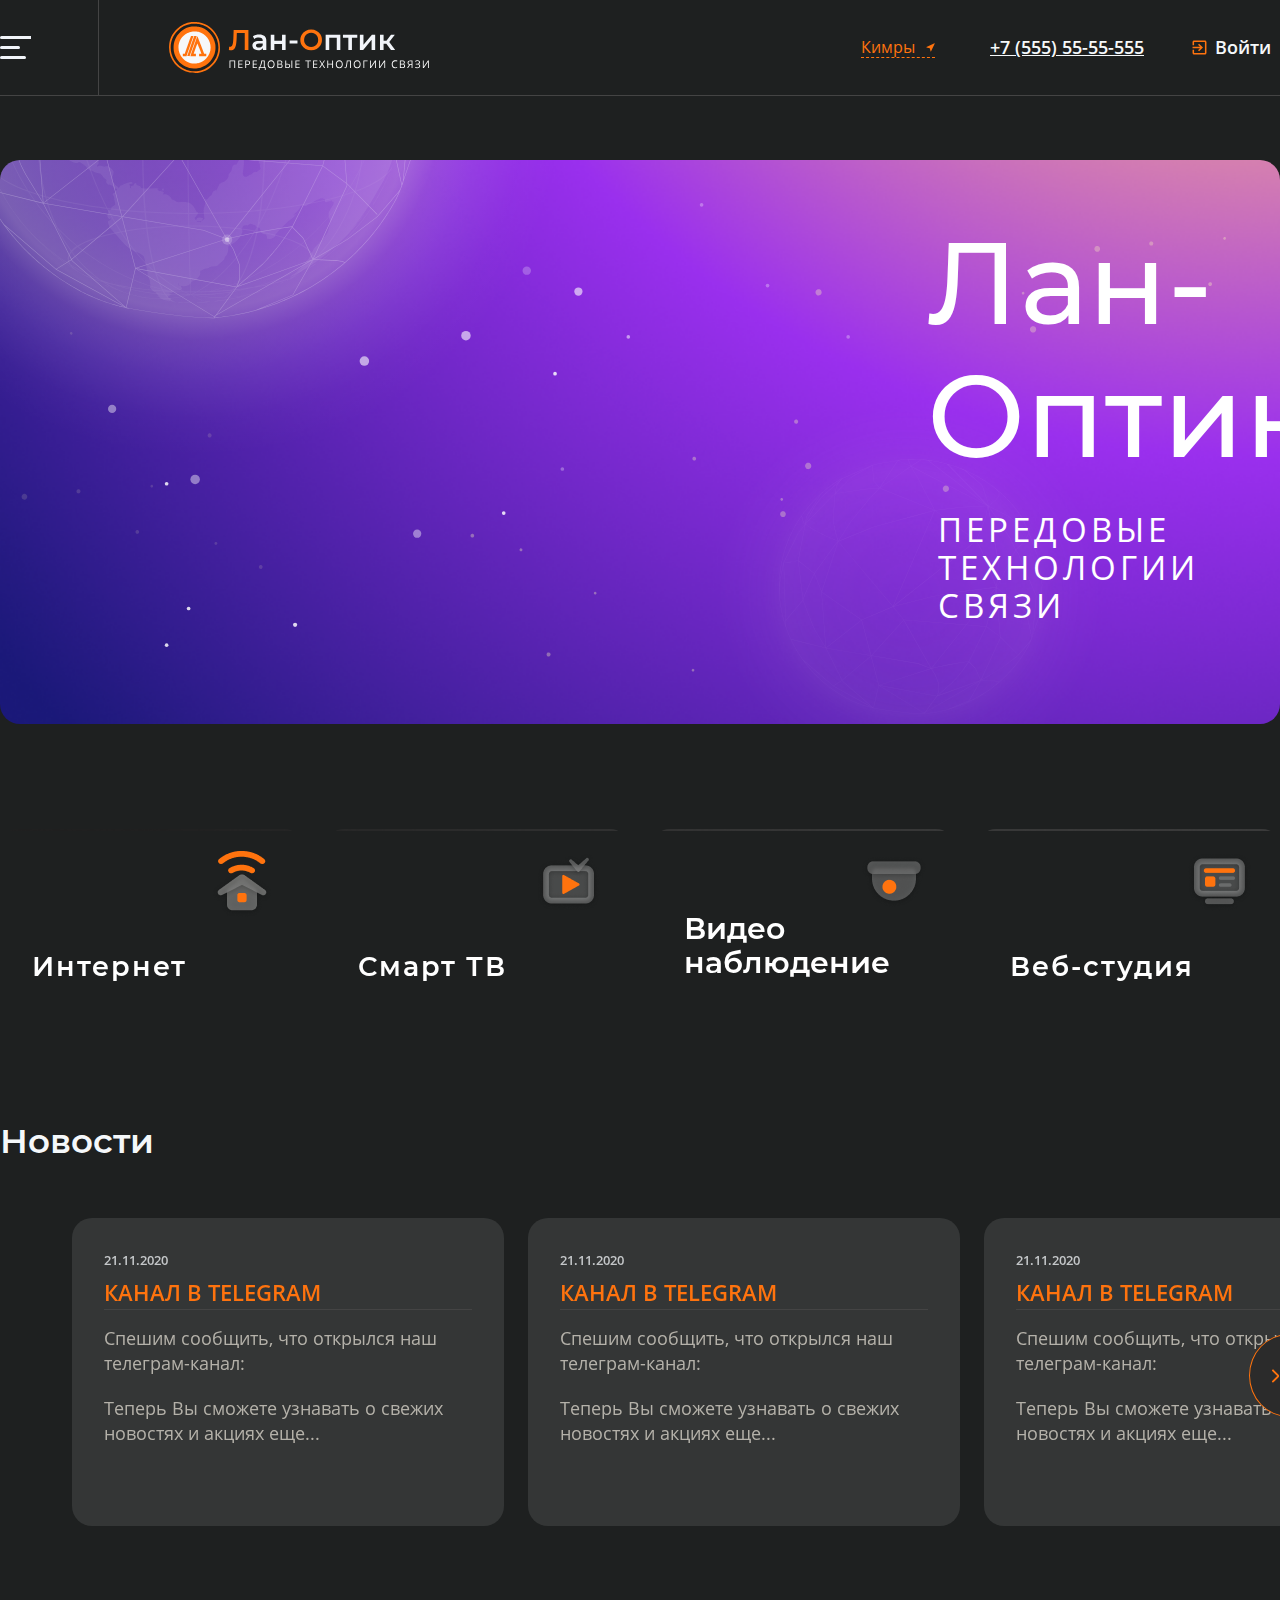
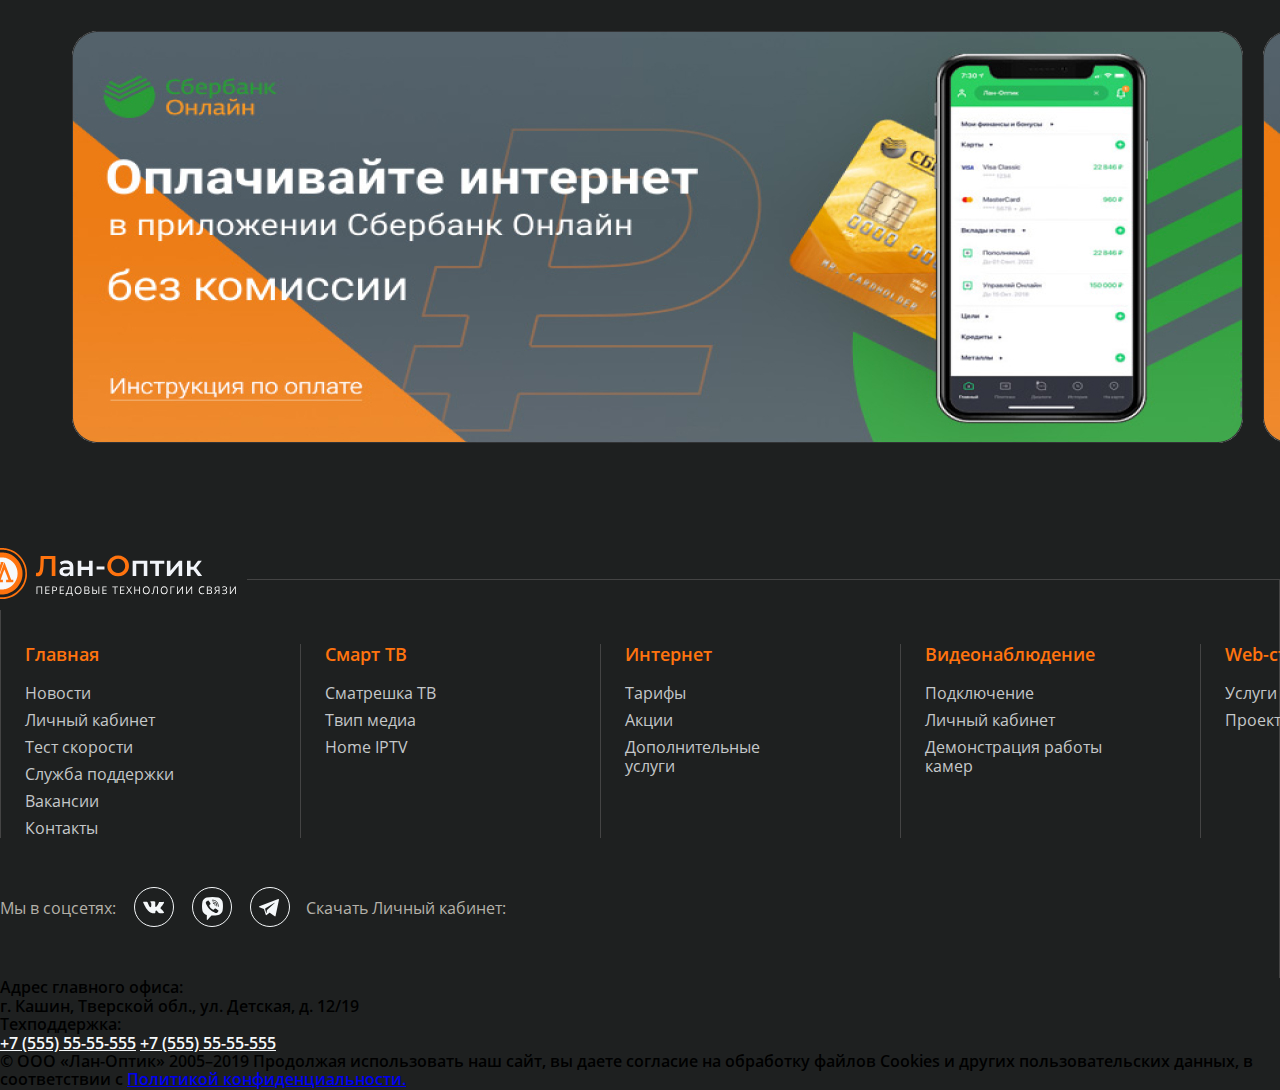
<file: index.html>
<!DOCTYPE html>
<html lang="ru">

<head>
	<meta charset="UTF-8">
	<meta http-equiv="X-UA-Compatible" content="IE=edge">
	<meta name="viewport" content="width=device-width, initial-scale=1.0">
	<link rel="stylesheet" href="css/normalize.css">
	<link rel="stylesheet" href="css/swiper-bundle.min.css">
	<link rel="stylesheet" href="css/style.css">

	<title>Лан Оптик</title>
	<script src="js/jquery-3.5.1.js"></script>
	<script src="js/main.js" defer></script>
</head>

<body>
	<header class="header header--bottom-line">
		<div class="header__wrapper container">
			<div class="header__left">
				<div class="header__burger burger"></div>
			</div>
			<div class="header__right">
				<a href="#" class="header__logo logo site-link">
					<img src="img/icon/logo-header.svg" alt="Логотип сайта Лан-Оптик" class="header__logo-img logo-img">
				</a>
				<div class="header__inner">
					<button class="header__city-btn city-btn site-btn">Кимры</button>
					<a href="tel:+75555555555" class="header__tel tel">+7 (555) 55-55-555</a>
					<a href="#" class="header__login login site-link">Войти</a>
				</div>
			</div>
		</div>
	</header>
	<main class="main">
		<section class="hero container">
			<div class="hero__banner planet">
				<h1 class="hero__title title-site">
					Лан-Оптик
					<span class="hero__text">передовые технологии связи</span>
				</h1>
			</div>
			<ul class="hero__list site-list">
				<li class="hero__item tariff-item tariff-item--internet">
					<span class="tariff-item__bg tariff-item__bg--gray planet"></span>
					<span class="tariff-item__bg tariff-item__bg--color">
						<a href="#" class="hero__link site-link">Интернет</a>
					</span>
				</li>
				<li class="hero__item tariff-item tariff-item--smart">
					<span class="tariff-item__bg tariff-item__bg--gray planet"></span>
					<span class="tariff-item__bg tariff-item__bg--color">
						<a href="parallaxIPTV/smotreshka.html" class="hero__link site-link">Смарт ТВ</a>
					</span>
				</li>
				<li class="hero__item tariff-item tariff-item--video">
					<span class="tariff-item__bg tariff-item__bg--gray planet"></span>
					<span class="tariff-item__bg tariff-item__bg--color">
						<a href="#" class="hero__link hero__link--video site-link">Видео наблюдение</a>
					</span>
				</li>
				<li class="hero__item tariff-item tariff-item--web">
					<span class="tariff-item__bg tariff-item__bg--gray planet"></span>
					<span class="tariff-item__bg tariff-item__bg--color">
						<a href="#" class="hero__link site-link">Веб-студия</a>
					</span>
				</li>
			</ul>
		</section>
		<section class="news">
			<h2 class="news__title  title-site container">Новости</h2>
			<div class="news__swiper swiper-container">
				<div class="swiper-wrapper">
					<article class="news__article news-card swiper-slide">
						<span class="news__data">21.11.2020</span>
						<h3 class="news-card__title title-site">КАНАЛ В TELEGRAM</h3>
						<p class="news-card__text  news-card__text--top p-site">
							Спешим сообщить, что открылся наш телеграм-канал:
						</p>
						<p class="news-card__text p-site">
							Теперь Вы сможете узнавать о свежих новостях и акциях еще...
						</p>
					</article>
					<article class="news__article news-card swiper-slide">
						<span class="news__data">21.11.2020</span>
						<h3 class="news-card__title title-site">КАНАЛ В TELEGRAM</h3>
						<p class="news-card__text  news-card__text--top p-site">
							Спешим сообщить, что открылся наш телеграм-канал:
						</p>
						<p class="news-card__text p-site">
							Теперь Вы сможете узнавать о свежих новостях и акциях еще...
						</p>
					</article>
					<article class="news__article news-card swiper-slide">
						<span class="news__data">21.11.2020</span>
						<h3 class="news-card__title title-site">КАНАЛ В TELEGRAM</h3>
						<p class="news-card__text  news-card__text--top p-site">
							Спешим сообщить, что открылся наш телеграм-канал:
						</p>
						<p class="news-card__text p-site">
							Теперь Вы сможете узнавать о свежих новостях и акциях еще...
						</p>
					</article>
					<article class="news__article news-card swiper-slide">
						<span class="news__data">21.11.2020</span>
						<h3 class="news-card__title title-site">КАНАЛ В TELEGRAM</h3>
						<p class="news-card__text  news-card__text--top p-site">
							Спешим сообщить, что открылся наш телеграм-канал:
						</p>
						<p class="news-card__text p-site">
							Теперь Вы сможете узнавать о свежих новостях и акциях еще...
						</p>
					</article>
					<article class="news__article news-card swiper-slide">
						<span class="news__data">21.11.2020</span>
						<h3 class="news-card__title title-site">КАНАЛ В TELEGRAM</h3>
						<p class="news-card__text  news-card__text--top p-site">
							Спешим сообщить, что открылся наш телеграм-канал:
						</p>
						<p class="news-card__text p-site">
							Теперь Вы сможете узнавать о свежих новостях и акциях еще...
						</p>
					</article>
				</div>
				<div class="swiper-button-next"></div>
			</div>
		</section>
		<section class="sberpay">
			<div class="sberpay__swiper swiper-container">
				<div class="swiper-wrapper swiper-wrapper__sberpay">
					<div class="swiper-slide sberpay__slide"></div>
					<div class="swiper-slide sberpay__slide"></div>
				</div>
			</div>
		</section>
	</main>
	<footer class="footer">
		<div class="footer__wrapper container">
			<a href="#" class="footer__logo site-link"><img src="img/icon/logo-header.svg" alt="Логотип Лан-Оптик"
					class="logo-img"></a>
			<div class="footer__left-inner left-inner">
				<nav class="footer__nav footer-nav">
					<div class="footer-nav__inner footer-nav__inner--main">
						<h4 class="footer-nav__title title-nav title-site">
							<a href="#" class="title-nav__link site-link">
								Главная
							</a>
						</h4>
						<ul class="footer-nav__list site-list">
							<li class="footer-nav__item"><a href="#" class="footer-nav__link site-link">Новости</a></li>
							<li class="footer-nav__item"><a href="#" class="footer-nav__link site-link">Личный кабинет</a></li>
							<li class="footer-nav__item"><a href="#" class="footer-nav__link site-link">Тест скорости</a></li>
							<li class="footer-nav__item"><a href="#" class="footer-nav__link site-link">Служба поддержки</a></li>
							<li class="footer-nav__item"><a href="#" class="footer-nav__link site-link">Вакансии</a></li>
							<li class="footer-nav__item"><a href="#" class="footer-nav__link site-link">Контакты</a></li>
						</ul>
					</div>
					<div class="footer-nav__inner footer-nav__inner--smart">
						<h4 class="footer-nav__title title-nav title-site">
							<a href="#" class="title-nav__link site-link">
								Смарт ТВ
							</a>
						</h4>
						<ul class="footer-nav__list site-list">
							<li class="footer-nav__item"><a href="" class="footer-nav__link site-link">Сматрешка ТВ</a></li>
							<li class="footer-nav__item"><a href="" class="footer-nav__link site-link">Твип медиа</a></li>
							<li class="footer-nav__item"><a href="" class="footer-nav__link site-link">Home IPTV</a></li>
						</ul>
					</div>
					<div class="footer-nav__inner footer-nav__inner--internet">
						<h4 class="footer-nav__title title-nav title-site">
							<a href="#" class="title-nav__link site-link">
								Интернет
							</a>
						</h4>
						<ul class="footer-nav__list site-list">
							<li class="footer-nav__item"><a href="" class="footer-nav__link site-link">Тарифы</a></li>
							<li class="footer-nav__item"><a href="" class="footer-nav__link site-link">Акции</a></li>
							<li class="footer-nav__item footer-item--internet-br"><a href="" class="footer-nav__link footer-nav__link--internet-br site-link">Дополнительные услуги</a></li>
						</ul>
					</div>
					<div class="footer-nav__inner footer-nav__inner--video">
						<h4 class="footer-nav__title title-nav title-site">
							<a href="#" class="title-nav__link site-link">
								Видеонаблюдение
							</a>
						</h4>
						<ul class="footer-nav__list site-list">
							<li class="footer-nav__item"><a href="#" class="footer-nav__link site-link">Подключение</a></li>
							<li class="footer-nav__item"><a href="#" class="footer-nav__link site-link">Личный кабинет</a></li>
							<li class="footer-nav__item footer-item--video-br"><a href="#" class="footer-nav__link site-link">Демонстрация работы камер</a>
							</li>
						</ul>
					</div>
					<div class="footer-nav__inner footer-nav__inner--web">
						<h4 class="footer-nav__title title-nav title-site">
							<a href="#" class="title-nav__link site-link">
								Web-студия
							</a>
						</h4>
						<ul class="footer-nav__list site-list">
							<li class="footer-nav__item"><a href="" class="footer-nav__link site-link">Услуги</a></li>
							<li class="footer-nav__item"><a href="" class="footer-nav__link site-link">Проекты</a></li>
						</ul>
					</div>
				</nav>
				<div class="left-inner__bottom">
					<div class="footer__social social">
						<h4 class="social__title title-site">Мы в соцсетях:</h4>
						<ul class="site-list social__items">
							<li class="social__item social__item--vk"><a href="#" class="sile-link social__link social__link--vk"></a>
							</li>
							<li class="social__item social__item--vb"><a href="#" class="sile-link social__link social__link--vb"></a>
							</li>
							<li class="social__item social__item--tg"><a href="#" class="sile-link social__link social__link--tg"></a>
							</li>
						</ul>
					</div>
					<div class="footer__apps-download apps-download">
						<h4 class="social__title title-site">Скачать Личный кабинет:</h4>
						<ul class="apps-download__items site-list">
							<li class="apps-download__item"><a href=""
									class="site-link apps-download__link apps-download__link--apple"></a></li>
							<li class="apps-download__item"><a href=""
									class="site-link apps-download__link apps-download__link--google"></a></li>
						</ul>
					</div>
				</div>
			</div>
			<div class="footer__right-inner contacts">
				<h4 class="contacts__title title-site">
					Адрес главного офиса:
				</h4>
				<p class="contacts__adress">
					г. Кашин, Тверской обл., ул. Детская, д. 12/19
				</p>
				<h4 class="contacts__title title-site">
					Техподдержка:
				</h4>
				<a href="tel:+75555555555" class="footer__tel tel">+7 (555) 55-55-555</a>
				<a href="tel:+75555555555" class="footer__tel tel">+7 (555) 55-55-555</a>
			</div>
			<div class="footer__bottom">
				<span class="copiright__text">&copy; ООО «Лан-Оптик» 2005–2019</span>
				<span class="privacy-policy">Продолжая использовать наш сайт, вы даете согласие на обработку файлов
					Cookies и других пользовательских данных, в соответствии с
					<a href="#" class="privacy-policy__link">Политикой конфиденциальности.</a>
				</span>
			</div>
		</div>
	</footer>

	<script src="js/swiper-bundle.min.js"></script>
	<script src="js/swiperNews.js"></script>
	<script src="js/swiperSberpay.js"></script>
</body>

</html>
</file>
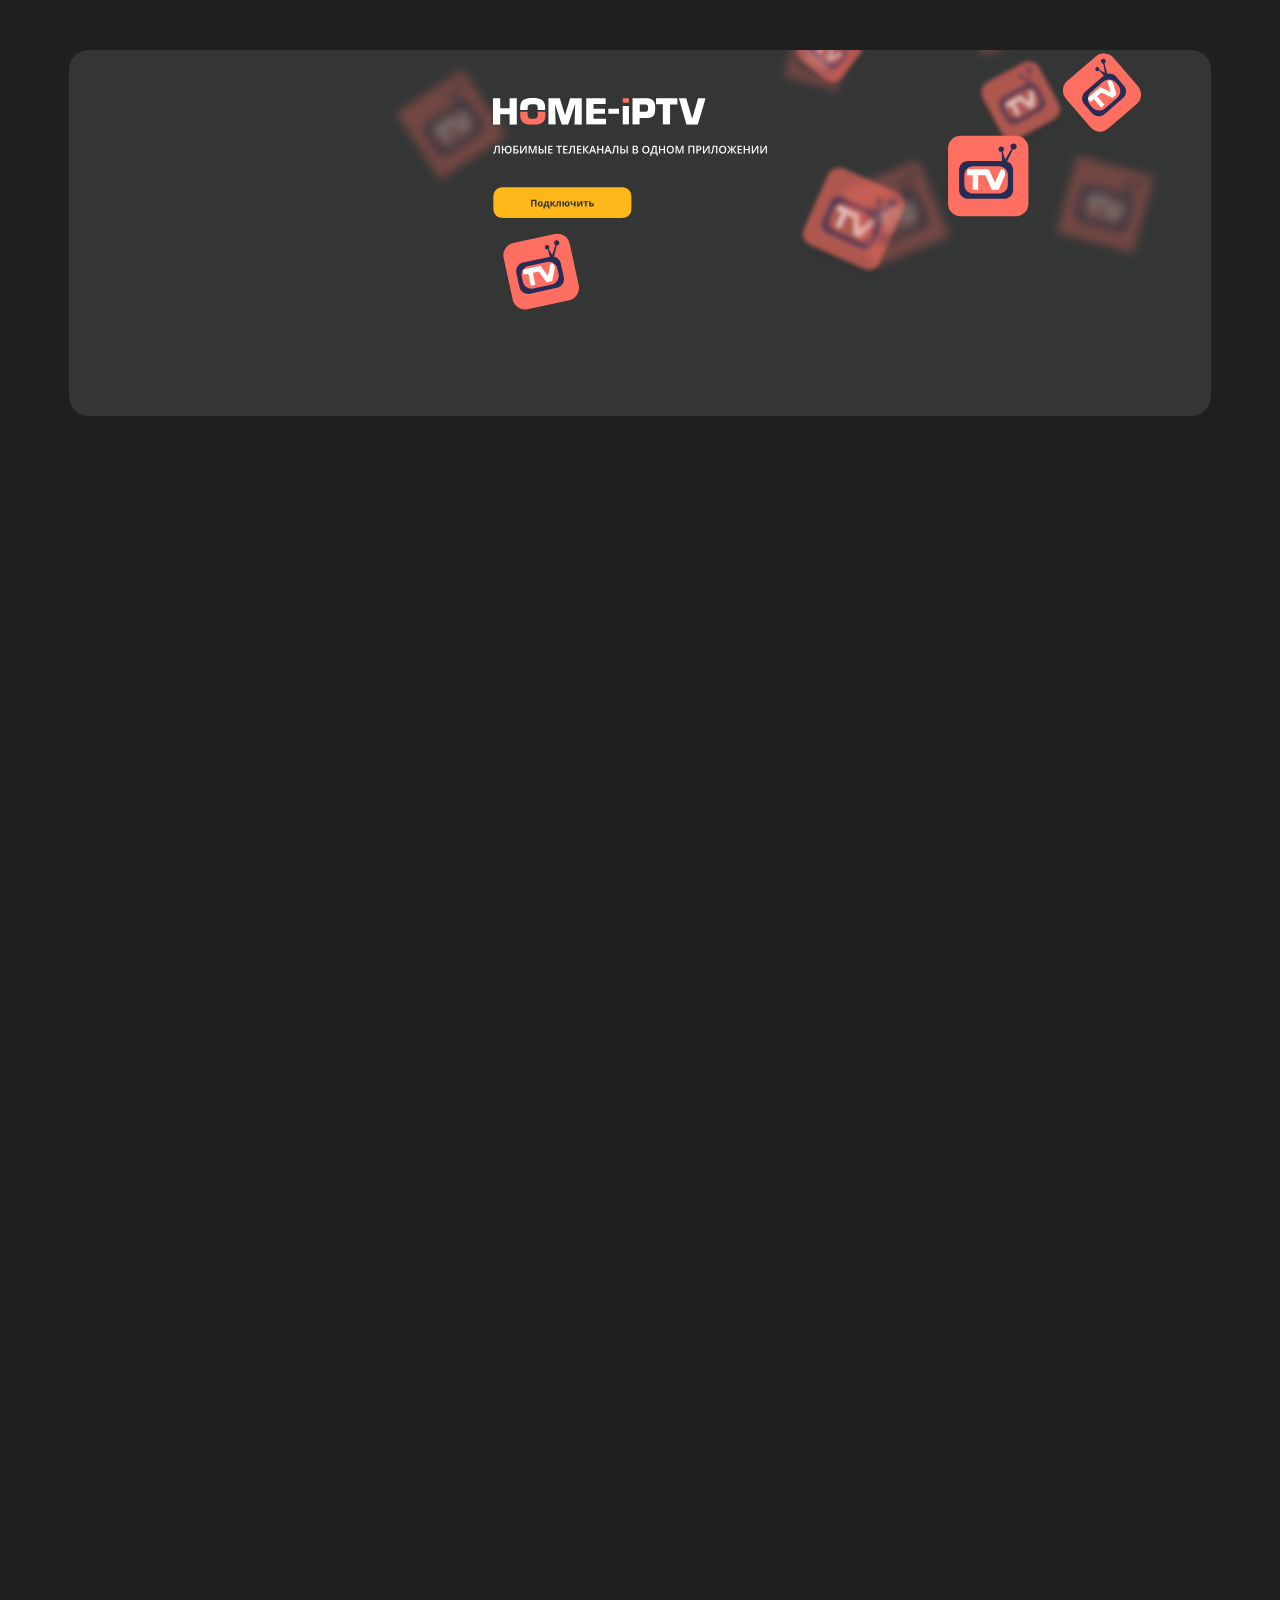
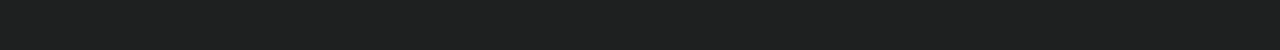
<file: parallaxIPTV/homeiptv.html>
<!DOCTYPE html>
<html lang="en">
<head>
	<meta charset="UTF-8">
	<meta http-equiv="X-UA-Compatible" content="IE=edge">
	<meta name="viewport" content="width=device-width, initial-scale=1.0">
	<title>Homeiptv</title>
	<link rel="stylesheet" href="../css/normalize.css">
	<link rel="stylesheet" href="homeiptv.css">

	<script src="../js/jquery-3.5.1.js"></script>
	<script src="homeiptv.js" defer></script>
</head>
<body>
	<div class="scene">
		<div class="wrapper container parallax">
			<!--<h1 class="title-site parallax__title title">
				смотр<span class="title__icon"></span>шка
			</h1>
			<p class="p-site parallax__descr">
				телевидение, кторое всегда с тобой
			</p>
			<a href="#" class="site-link parallax__btn">Подключить</a>-->
		</div>
	</div>
</body>
</html>
</file>
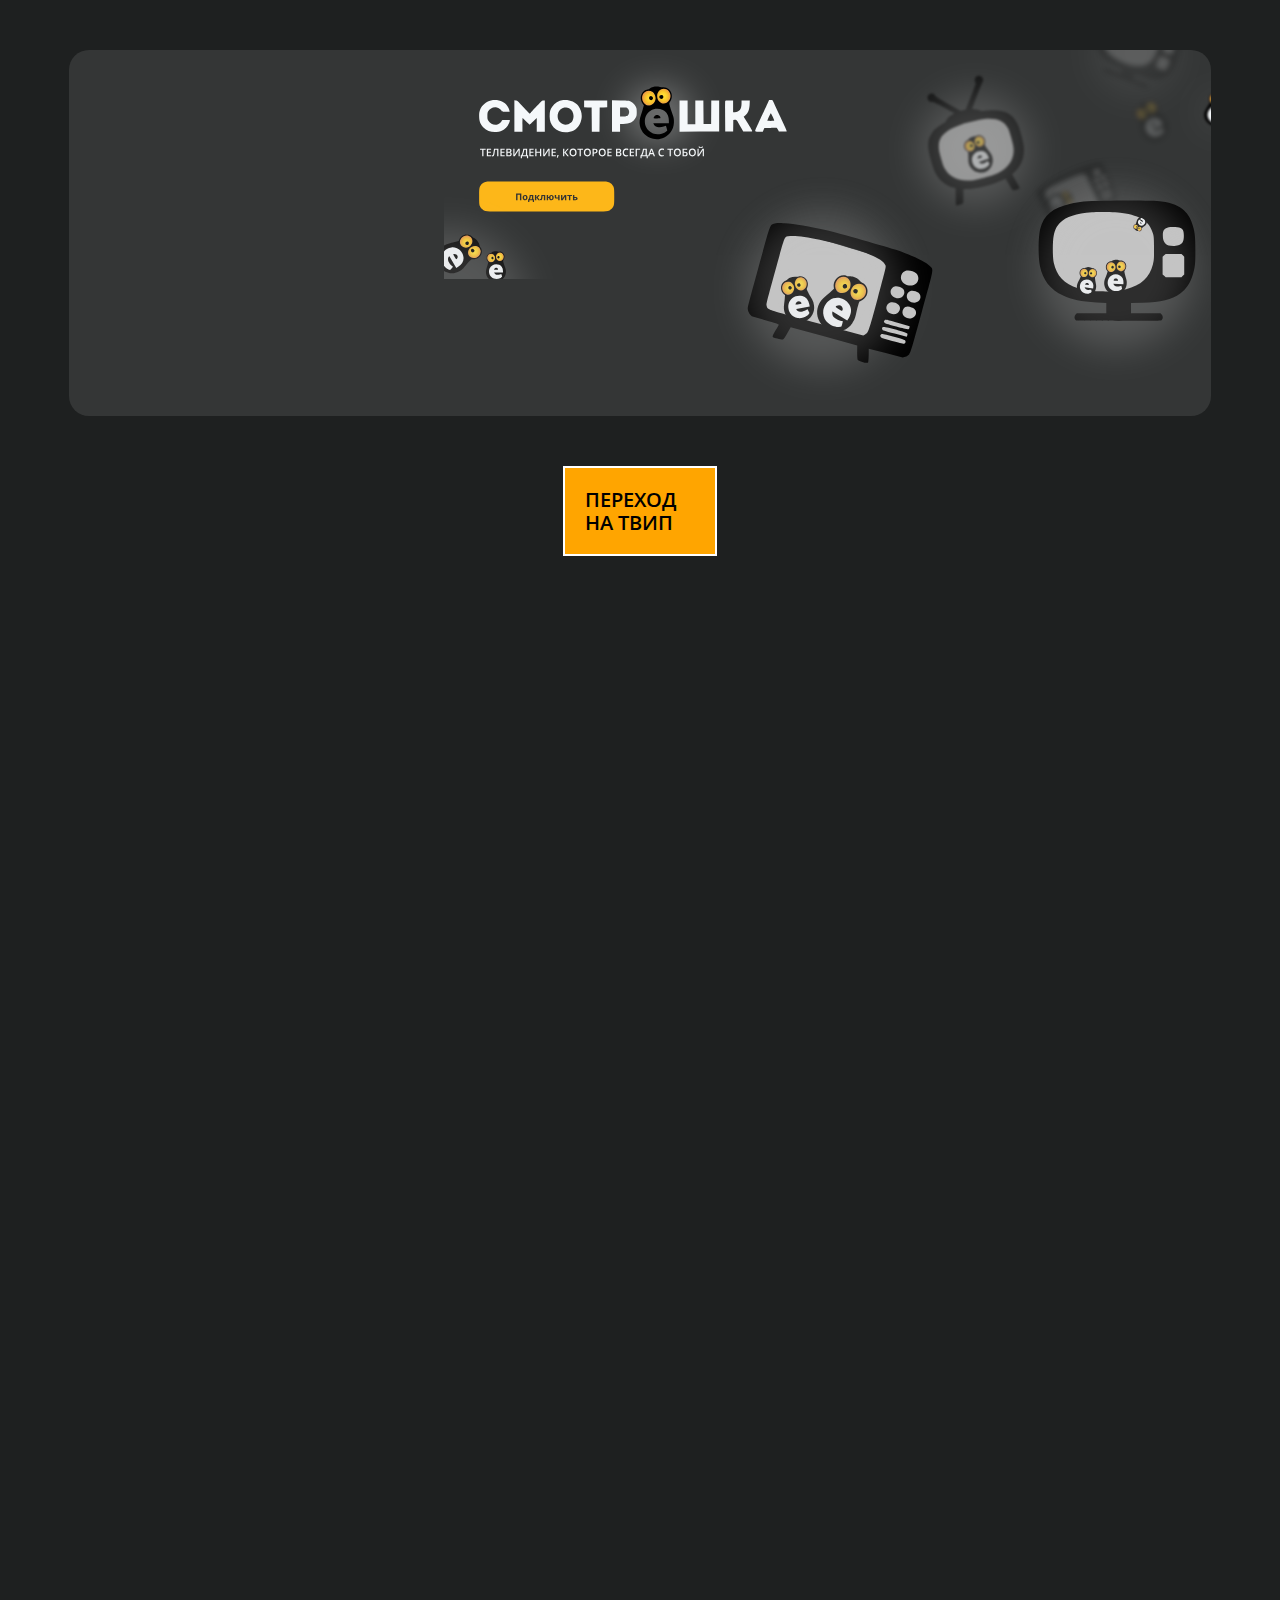
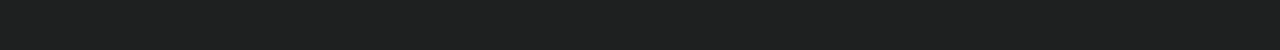
<file: parallaxIPTV/smotreshka.html>
<!DOCTYPE html>
<html lang="en">
<head>
	<meta charset="UTF-8">
	<meta http-equiv="X-UA-Compatible" content="IE=edge">
	<meta name="viewport" content="width=device-width, initial-scale=1.0">
	<title>Smotreshka</title>
	<link rel="stylesheet" href="../css/normalize.css">
	<link rel="stylesheet" href="smotreshka.css">

	<script src="../js/jquery-3.5.1.js"></script>
	<script src="smotreshka.js" defer></script>
</head>
<body>
	<div class="scene">
		<div class="wrapper container parallax">
			<!--<h1 class="title-site parallax__title title">
				смотр<span class="title__icon"></span>шка
			</h1>
			<p class="p-site parallax__descr">
				телевидение, кторое всегда с тобой
			</p>
			<a href="#" class="site-link parallax__btn">Подключить</a>-->
		</div>

		<a href="tvip.html" target="_blank" class="tvip-link site-link">
			ПЕРЕХОД НА ТВИП
		</a>
	</div>
</body>
</html>
</file>
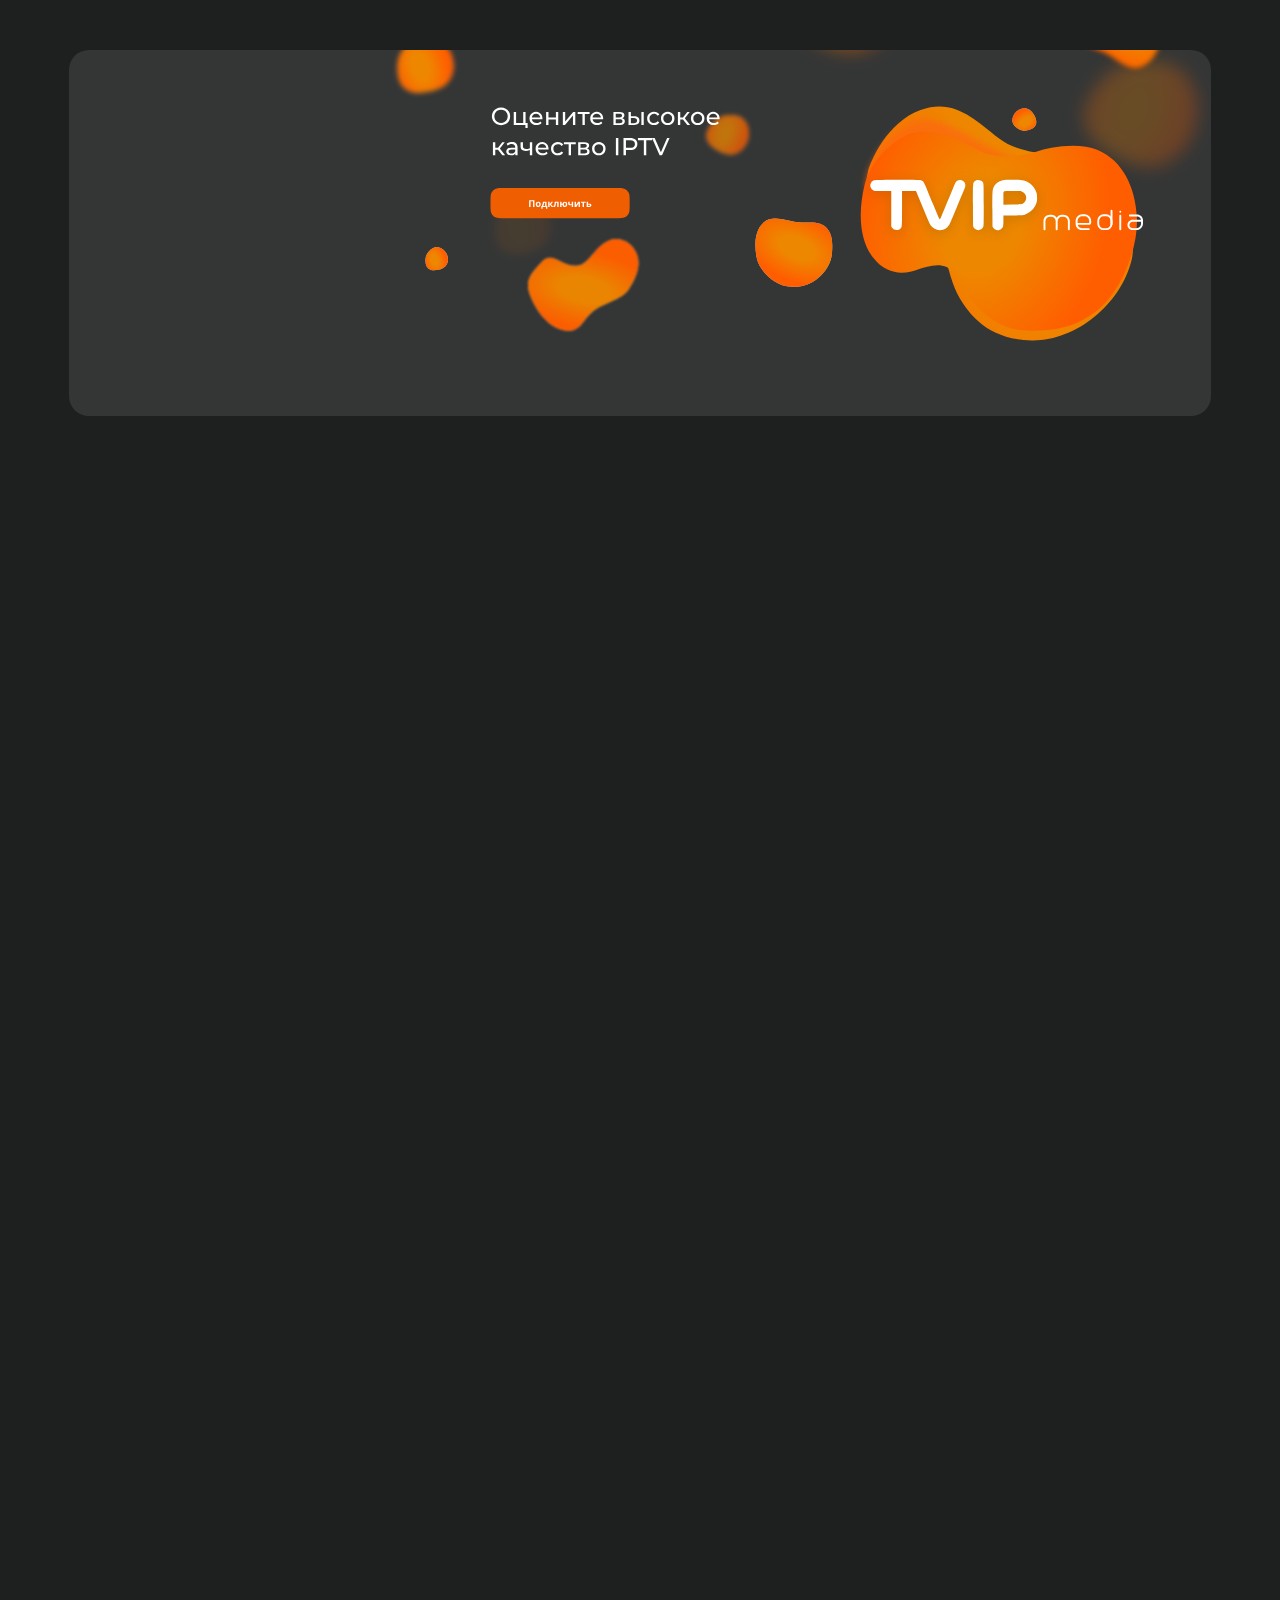
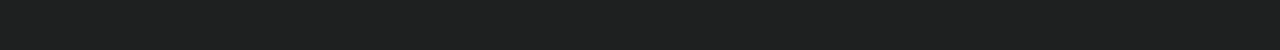
<file: parallaxIPTV/tvip.html>
<!DOCTYPE html>
<html lang="en">
<head>
	<meta charset="UTF-8">
	<meta http-equiv="X-UA-Compatible" content="IE=edge">
	<meta name="viewport" content="width=device-width, initial-scale=1.0">
	<title>TVIP</title>
	<link rel="stylesheet" href="../css/normalize.css">
	<link rel="stylesheet" href="tvip.css">

	<script src="../js/jquery-3.5.1.js"></script>
	<script src="tvip.js" defer></script>
</head>
<body>
	<div class="scene">
		<div class="wrapper container parallax">
			<!--<h1 class="title-site parallax__title title">
				смотр<span class="title__icon"></span>шка
			</h1>
			<p class="p-site parallax__descr">
				телевидение, кторое всегда с тобой
			</p>
			<a href="#" class="site-link parallax__btn">Подключить</a>-->
		</div>
	</div>
</body>
</html>
</file>
<file: css/style.css>
:root {}

@font-face {
	font-family: 'Open Sans';
	src: url('../fonts/OpenSans-Regular.woff2') format('woff2'),
		url('../fonts/OpenSans-Regular.woff') format('woff');
	font-weight: 400;
	font-style: normal;
}

@font-face {
	font-family: 'Open Sans';
	src: url('../fonts/OpenSans-SemiBold.woff2') format('woff2'),
		url('../fonts/OpenSans-SemiBold.woff') format('woff');
	font-weight: 600;
	font-style: normal;
}

@font-face {
	font-family: 'Montserrat';
	src: url('../fonts/Montserrat-Medium.woff2') format('woff2'),
		url('../fonts/Montserrat-Medium.woff') format('woff');
	font-weight: 500;
	font-style: normal;
}

@font-face {
	font-family: 'Montserrat';
	src: url('../fonts/Montserrat-SemiBold.woff2') format('woff2'),
		url('../fonts/Montserrat-SemiBold.woff') format('woff');
	font-weight: 600;
	font-style: normal;
}

* {
	margin: 0;
	padding: 0;
}

body {
	-webkit-box-sizing: border-box;
	box-sizing: border-box;
	background: #1E2020;
	font-family: 'Open Sans', sans-serif;
	font-weight: 600;
	font-style: normal;
}

.container {
	max-width: 1776px;
	margin: 0 auto;
}

.title-site {
	margin: 0;
	padding: 0;
}

.p-site {
	margin: 0;
	padding: 0;
}

.site-list {
	margin: 0;
	padding: 0;
	list-style-type: none;
}

.site-link {
	text-decoration: none;
}

.header--bottom-line {
	border-bottom: 1px solid #444444;
}

.header__wrapper {
	display: -webkit-box;
	display: -ms-flexbox;
	display: flex;
}

.header__left {
	display: -webkit-box;
	display: -ms-flexbox;
	display: flex;
	-webkit-box-align: center;
	    -ms-flex-align: center;
	        align-items: center;
	-webkit-box-pack: center;
	    -ms-flex-pack: center;
	        justify-content: center;
	margin-right: 70px;
	padding: 36px 67px 36px 0px;
	border-right: 1px solid #444444;
}

.header__burger {
	width: 31px;
	height: 23px;
	background: url(../img/icon/burger-icon.svg) left center no-repeat;
	cursor: pointer;
}

.header__right {
	display: -webkit-box;
	display: -ms-flexbox;
	display: flex;
	-webkit-box-align: center;
	    -ms-flex-align: center;
	        align-items: center;
	-webkit-box-pack: justify;
	    -ms-flex-pack: justify;
	        justify-content: space-between;
	width: 100%;
}

.header__logo {
	display: inline-block;
	padding-top: 3px;
}

.logo-img {
	width: 263px;
}

.header__city-btn {
	padding-right: 20px;
	border: none;
	border-bottom: 1px dashed #FF730E;
	outline: none;
	background: url(../img/icon/city-arrow.svg) right center/ 9px 9px no-repeat;
	font-size: 16px;
	line-height: 20px;
	color: #FF730E;
	cursor: pointer;
}

.header__inner {
	display: -webkit-box;
	display: -ms-flexbox;
	display: flex;
	-webkit-box-align: center;
	    -ms-flex-align: center;
	        align-items: center;
}

.header__tel {
	margin-left: 55px;
	font-size: 18px;
}

.tel {
	color: #F5F8FA;
}

.header__login {
	display: inline-block;
	margin-right: 9px;
	margin-left: 48px;
	padding-left: 23px;
	background: url(../img/icon/login-icon.svg) left center/15px 15px no-repeat;
	font-size: 18px;
	color: #F5F8FA;
}

.hero {
	padding-top: 64px;
}

.hero__banner {
	margin-bottom: 105px;
	padding: 56px 0 99px 927px;
	border-radius: 20px;
}

.planet {
	background-image: url('../img/speed_planet.svg'),
		url('../img/planet.svg'),
		url('../img/speed_planet1.svg'),
		url('../img/fixsed.svg'),
		url('../img/hero-banner.png');
	background-repeat: no-repeat;
	background-attachment: fixed;
	background-position-x: -109px, -255px, 108px, -132px, 0;
	background-position-y: 130px, -336px, 203px, -111px, 0;
	background-size: 50%, 70%, 58%, 117%, 200%;
}

.hero__title {
	font-family: 'Montserrat';
	font-size: 116px;
	font-weight: 500;
	letter-spacing: 0.7px;
	color: #ffffff;
}

.hero__text {
	display: block;
	margin-top: 28px;
	margin-left: 11px;
	font-family: 'Open Sans';
	font-size: 33px;
	font-weight: 400;
	text-transform: uppercase;
	letter-spacing: 4px;
}

.hero__list {
	display: -webkit-box;
	display: -ms-flexbox;
	display: flex;
}

.hero__item {
	-webkit-box-flex: 1;
	    -ms-flex: 1 1 426px;
	        flex: 1 1 426px;
	height: 189px;
	margin-right: 24px;
	border-radius: 18px;
	overflow: hidden;
}

.tariff-item {
	position: relative;
}

.tariff-item--web {
	margin-right: 0;
}

.tariff-item::after {
	content: '';
	position: absolute;
	right: 23px;
	top: 15px;
	display: inline-block;
	width: 74px;
	height: 74px;
	background-repeat: no-repeat;
}

.tariff-item--internet::after {
	background: url(../img/icon/dark/internet.png);
}

.tariff-item--smart::after {
	background: url(../img/icon/dark/smart.png);
}

.tariff-item--video::after {
	background: url(../img/icon/dark/video.png);
}

.tariff-item--web::after {
	background: url(../img/icon/dark/web.png);
}

.tariff-item__bg {
	display: block;
	width: 100%;
	height: 100%;
}

.tariff-item__bg--gray {
	-webkit-filter: grayscale(100%);
	        filter: grayscale(100%);
}

.tariff-item__bg--color {
	margin-top: -189px;
	-webkit-filter: grayscale(0);
	        filter: grayscale(0);
}

.hero__item:hover .tariff-item__bg--gray {
	-webkit-filter: grayscale(0);
	        filter: grayscale(0);
	-webkit-transition: -webkit-filter .3s linear;
	transition: -webkit-filter .3s linear;
	-o-transition: filter .3s linear;
	transition: filter .3s linear;
	transition: filter .3s linear, -webkit-filter .3s linear;
}

.tariff-item:hover::after {
	-webkit-transition: background .3s linear;
	-o-transition: background .3s linear;
	transition: background .3s linear;
}

.tariff-item--internet:hover::after {
	background: url(../img/icon/lite/internet-lite.png) center center / 74px 74px no-repeat;
}

.tariff-item--smart:hover::after {
	background: url(../img/icon/lite/smart_tv-lite.png) center center / 74px 74px no-repeat;
}

.tariff-item--video:hover::after {
	background: url(../img/icon/lite/CCTV-lite.png) center center / 74px 74px no-repeat;
}

.tariff-item--web:hover::after {
	background: url(../img/icon/lite/sites-lite.png) center center / 74px 74px no-repeat;
}

.hero__link {
	display: block;
	padding: 122px 32px 35px;
	font-family: 'Montserrat';
	font-size: 27px;
	color: #ffffff;
	letter-spacing: 2px;
}

.hero__link--video {
	padding-right: 90px;
	padding-top: 83px;
	font-size: 30px;
	letter-spacing: 0;
}

.news {
	padding-top: 104px;
	padding-bottom: 105px;
}

.news__title {
	margin: 0 auto 50px;
	font-family: 'Montserrat';
	font-size: 34px;
	color: #F5F8FA;
}

.swiper-container {
	max-width: 100vw;
	margin: 0 0 0 72px;
}

.swiper-wrapper {
	padding-top: 7px;
}

.news__article {
	max-width: 368px;
	margin-right: 24px;
	padding: 32px 32px 80px;
	border-radius: 20px;
	background-color: #343636;
}

.news__article:hover {
	-webkit-transform: translateY(-5px);
	    -ms-transform: translateY(-5px);
	        transform: translateY(-5px);
	-webkit-box-shadow: 0px 5.34853px 9.62735px rgba(0, 0, 0, 0.41);
	        box-shadow: 0px 5.34853px 9.62735px rgba(0, 0, 0, 0.41);
	-webkit-transition: -webkit-transform .15s linear, -webkit-box-shadow .15s linear;
	transition: -webkit-transform .15s linear, -webkit-box-shadow .15s linear;
	-o-transition: transform .15s linear, box-shadow .15s linear;
	transition: transform .15s linear, box-shadow .15s linear;
	transition: transform .15s linear, box-shadow .15s linear, -webkit-transform .15s linear, -webkit-box-shadow .15s linear;
}

.news__data {
	display: inline-block;
	margin-bottom: 7px;
	font-size: 13px;
	line-height: 18px;
	color: #C4C7C9;
}

.news-card__title {
	margin-bottom: 16px;
	border-bottom: 1px solid #444444;
	font-size: 22px;
	color: #FF730E;
	line-height: 33px;
}

.news-card__text {
	font-weight: 400;
	font-size: 18px;
	line-height: 25px;
	color: #B4B1A9;
}

.news-card__text--top {
	margin-bottom: 20px;
}

.swiper-button-next {
	top: 46%;
	right: -48px;
	width: 77px;
	height: 81px;
	border: 1px solid #FF730E;
	border-radius: 100%;
	background-color: #2B2B2B;
}

.swiper-button-next::after {
	content: '';
	width: 9px;
	height: 2px;
	background: #FF730E;
	right: 61%;
	position: absolute;
	-webkit-transform: rotate(45deg);
	    -ms-transform: rotate(45deg);
	        transform: rotate(45deg);
	top: 37px;
	border-radius: 20%;
}

.swiper-button-next::before {
	content: '';
	width: 9px;
	height: 2px;
	background: #FF730E;
	right: 61%;
	position: absolute;
	-webkit-transform: rotate(-45deg);
	    -ms-transform: rotate(-45deg);
	        transform: rotate(-45deg);
	top: 43px;
	border-radius: 20%;
}

.sberpay {
	padding-bottom: 136px;
}

.swiper-wrapper__sberpay {
	padding: 0;
}

.sberpay__slide {
	width: 1171px !important;
	height: 412px;
	margin-right: 20px;
	border-radius: 26px;
	background: url(../img/sberpay-banner.jpg);
}

.footer {
	border-top: 1px solid #444444;
}

.footer__wrapper{
	position: relative;
}

.footer__logo {
	position: absolute;
	top: -40px;
	left: -32px;
	padding: 8px;
	background: #1E2020;
}

.footer__left-inner {
	border-right: 1px solid #444444;
}

.footer__nav {
	display: -webkit-box;
	display: -ms-flexbox;
	display: flex;
	padding-top: 64px;
	border-left: 1px solid #444444;
}

.footer-nav__inner {
	-webkit-box-flex: 0;
	    -ms-flex: 0 0 275px;
	        flex: 0 0 275px;
	padding-left: 24px;
	border-right: 1px solid #444444;
}

.footer-nav__inner--web {
	max-width: 251px;
	border-right: none;
}

.footer-nav__title {
	margin-bottom: 20px;
}

.title-nav__link {
	font-size: 18px;
	line-height: 20px;
	color: #FF730E;
}

.footer-nav__item {
	margin-bottom: 8px;
}

.footer-nav__item:last-child {
	margin-bottom: 0;
}

.footer-nav__link {
	font-weight: 400;
	font-size: 16px;
	line-height: 19px;
	color: #C4C7C9;
}

.footer-item--internet-br {
	max-width: 169px;
}

.footer-item--video-br {
	max-width: 209px;
}

.left-inner__bottom {
	display: -webkit-box;
	display: -ms-flexbox;
	display: flex;
	-webkit-box-align: center;
	    -ms-flex-align: center;
	        align-items: center;
	padding-top: 48px;
	padding-bottom: 47px;
}

.footer__social {
	display: -webkit-box;
	display: -ms-flexbox;
	display: flex;
	-webkit-box-align: center;
	    -ms-flex-align: center;
	        align-items: center;
}

.social__title {
	padding-right: 16px;
	font-weight: 400;
	font-size: 16px;
	line-height: 19px;
	color: #B4B1A9;
}

.social__items {
	display: -webkit-box;
	display: -ms-flexbox;
	display: flex;
}

.social__link {
	display: inline-block;
	width: 42px;
	height: 42px;
	margin-right: 16px;
	background: 100% no-repeat;
	-webkit-transition: 0.2s linear;
	-o-transition: 0.2s linear;
	transition: 0.2s linear;
}

.social__link--vk {
	background-image: url(../img/icon/vk-icon.svg);
}

.social__link--vb {
	background-image: url(../img/icon/vb-icon.svg);
}

.social__link--tg {
	background-image: url(../img/icon/tg-icon.svg);
}

.social__link--vk:hover {
	background-image: url(../img/icon/vk-icon-hover.svg);
}

.social__link--vb:hover {
	background-image: url(../img/icon/vb-icon-hover.svg);
}

.social__link--tg:hover {
	background-image: url(../img/icon/tg-icon-hover.svg);
}
</file>
<file: parallaxIPTV/homeiptv.css>
font-face {
	font-family: 'Open Sans';
	src: url('../fonts/OpenSans-Regular.woff2') format('woff2'),
		url('../fonts/OpenSans-Regular.woff') format('woff');
	font-weight: 400;
	font-style: normal;
}

@font-face {
	font-family: 'Open Sans';
	src: url('../fonts/OpenSans-SemiBold.woff2') format('woff2'),
		url('../fonts/OpenSans-SemiBold.woff') format('woff');
	font-weight: 600;
	font-style: normal;
}

@font-face {
	font-family: 'Montserrat';
	src: url('../fonts/Montserrat-Medium.woff2') format('woff2'),
		url('../fonts/Montserrat-Medium.woff') format('woff');
	font-weight: 500;
	font-style: normal;
}

@font-face {
	font-family: 'Montserrat';
	src: url('../fonts/Montserrat-SemiBold.woff2') format('woff2'),
		url('../fonts/Montserrat-SemiBold.woff') format('woff');
	font-weight: 600;
	font-style: normal;
}

* {
	margin: 0;
	padding: 0;
}

body {
	height: 1600px;
	-webkit-box-sizing: border-box;
	box-sizing: border-box;
	background: #1E2020;
	font-family: 'Open Sans', sans-serif;
	font-weight: 600;
	font-style: normal;
}

.container {
	max-width: 1142px;
	margin: auto;
}

.title-site {
	margin: 0;
	padding: 0;
}

.p-site {
	margin: 0;
	padding: 0;
}

.site-list {
	margin: 0;
	padding: 0;
	list-style-type: none;
}

.site-link {
	text-decoration: none;
}

.wrapper {
	margin-top: 50px;
	height: 366px;
	border-radius: 20px;
}

.parallax {
	background-color: rgba(52, 54, 54, 1);
	background-image: url(img/homeiptv/fixed.svg),
								url(img/homeiptv/slow.svg),
								url(img/homeiptv/fast.svg),
								url(img/homeiptv/normal.svg);
	background-repeat: no-repeat;
	background-attachment: fixed;
	background-position-x: 493px, 501px, 386px, 787px;
	background-position-y: 98px, 41px, -60px, 6px;
	background-size: 21.5%, 51%, 62%, 23%;
}
</file>
<file: parallaxIPTV/smotreshka.css>
font-face {
	font-family: 'Open Sans';
	src: url('../fonts/OpenSans-Regular.woff2') format('woff2'),
		url('../fonts/OpenSans-Regular.woff') format('woff');
	font-weight: 400;
	font-style: normal;
}

@font-face {
	font-family: 'Open Sans';
	src: url('../fonts/OpenSans-SemiBold.woff2') format('woff2'),
		url('../fonts/OpenSans-SemiBold.woff') format('woff');
	font-weight: 600;
	font-style: normal;
}

@font-face {
	font-family: 'Montserrat';
	src: url('../fonts/Montserrat-Medium.woff2') format('woff2'),
		url('../fonts/Montserrat-Medium.woff') format('woff');
	font-weight: 500;
	font-style: normal;
}

@font-face {
	font-family: 'Montserrat';
	src: url('../fonts/Montserrat-SemiBold.woff2') format('woff2'),
		url('../fonts/Montserrat-SemiBold.woff') format('woff');
	font-weight: 600;
	font-style: normal;
}

* {
	margin: 0;
	padding: 0;
}

body {
	height: 1600px;
	-webkit-box-sizing: border-box;
	box-sizing: border-box;
	background: #1E2020;
	font-family: 'Open Sans', sans-serif;
	font-weight: 600;
	font-style: normal;
}

.container {
	max-width: 1142px;
	margin: auto;
}

.title-site {
	margin: 0;
	padding: 0;
}

.p-site {
	margin: 0;
	padding: 0;
}

.site-list {
	margin: 0;
	padding: 0;
	list-style-type: none;
}

.site-link {
	text-decoration: none;
}

.wrapper {
	margin-top: 50px;
	height: 366px;
	border-radius: 20px;
}

.parallax {
	background-color: rgba(52, 54, 54, 1);
	background-image: url(img/smotreshka/slow.svg),
							url(img/smotreshka/fast.svg),
							url(img/smotreshka/normal.svg),
							url(img/smotreshka/fixed.svg);
	background-repeat: no-repeat;
	background-attachment: fixed;
	background-position-x: 707px, 1024px, 878px, 444px;
	background-position-y: 153px, -28px, 49px, 51px;
	background-size: 41%, 15%, 39%, 28%;
}

.parallax__title {
	margin-bottom: 25px;
	font-family: 'Montserrat';
	font-size: 80px;	
	font-weight: 600;
	color: #ffffff;
	line-height: 1;
	text-transform: uppercase;
}

.title__icon {
	position: relative;
	top: 15px;
	display: inline-block;
	width: 97px;
	height: 100px;
	background: url(img/smotreshka/title-icon.png) center / cover no-repeat;
}

.parallax__descr {
	margin-bottom: 25px;
	font-family: 'Montserrat';
	font-size: 24px;
	font-weight: 400;
	color: #ffffff;
	line-height: 1;
}

.parallax__btn {
	display: inline-block;
	padding: 14px 58px;
	border-radius: 20px;
	background-color: orange;
	color: #333333;
	font-family: 'Montserrat';
	font-size: 16px;
	font-weight: 600;
}

.tvip-link {
	display: inline-block;
	padding: 20px;
	margin: 50px 44%;
	font-size: 20px;
	font-weight: 600;
	border: 2px solid white;
	background-color: orange;
	color: black;
}

.tvip-link:hover {
	background-color: white;
	border-color: orange;
	transition: all 0.2s linear;
}
</file>
<file: parallaxIPTV/tvip.css>
font-face {
	font-family: 'Open Sans';
	src: url('../fonts/OpenSans-Regular.woff2') format('woff2'),
		url('../fonts/OpenSans-Regular.woff') format('woff');
	font-weight: 400;
	font-style: normal;
}

@font-face {
	font-family: 'Open Sans';
	src: url('../fonts/OpenSans-SemiBold.woff2') format('woff2'),
		url('../fonts/OpenSans-SemiBold.woff') format('woff');
	font-weight: 600;
	font-style: normal;
}

@font-face {
	font-family: 'Montserrat';
	src: url('../fonts/Montserrat-Medium.woff2') format('woff2'),
		url('../fonts/Montserrat-Medium.woff') format('woff');
	font-weight: 500;
	font-style: normal;
}

@font-face {
	font-family: 'Montserrat';
	src: url('../fonts/Montserrat-SemiBold.woff2') format('woff2'),
		url('../fonts/Montserrat-SemiBold.woff') format('woff');
	font-weight: 600;
	font-style: normal;
}

* {
	margin: 0;
	padding: 0;
}

body {
	height: 1600px;
	-webkit-box-sizing: border-box;
	box-sizing: border-box;
	background: #1E2020;
	font-family: 'Open Sans', sans-serif;
	font-weight: 600;
	font-style: normal;
}

.container {
	max-width: 1142px;
	margin: auto;
}

.title-site {
	margin: 0;
	padding: 0;
}

.p-site {
	margin: 0;
	padding: 0;
}

.site-list {
	margin: 0;
	padding: 0;
	list-style-type: none;
}

.site-link {
	text-decoration: none;
}

.wrapper {
	margin-top: 50px;
	height: 366px;
	border-radius: 20px;
}

.parallax {
	background-color: rgba(52, 54, 54, 1);
	background-image: url(img/tvip/fixed.svg),
									url(img/tvip/slow.svg),
									url(img/tvip/fast.svg),
									url(img/tvip/normal.svg);
	background-repeat: no-repeat;
	background-attachment: fixed;
	background-position-x: 490px, 420px, 472px, 379px;
	background-position-y: 101px, 104px, -71px, -18px;
	background-size: 51%, 56%, 58%, 62%;
}
</file>
